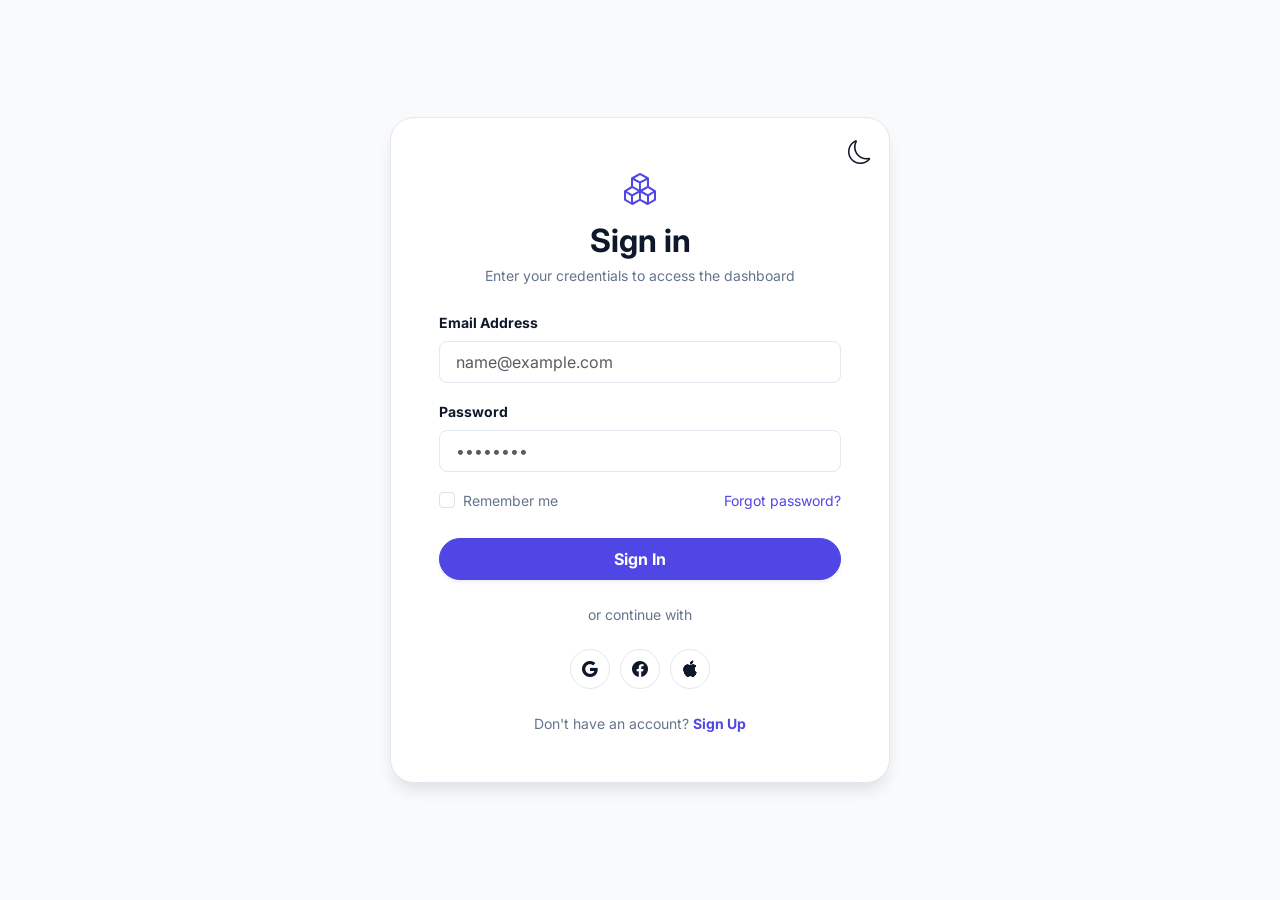
<file: login.html>
<!DOCTYPE html>
<html lang="en" dir="ltr">

<head>
    <meta charset="UTF-8">
    <meta name="viewport" content="width=device-width, initial-scale=1.0">
    <title>Apps - Login / Signup</title>
    <link rel="icon" type="image/png" href="assets/favicon.png">

    <!-- Bootstrap CSS -->
    <link href="https://cdn.jsdelivr.net/npm/bootstrap@5.3.2/dist/css/bootstrap.min.css" rel="stylesheet">
    <!-- Bootstrap Icons -->
    <link href="https://cdn.jsdelivr.net/npm/bootstrap-icons@1.11.1/font/bootstrap-icons.css" rel="stylesheet">
    <!-- Google Fonts -->
    <link href="https://fonts.googleapis.com/css2?family=Inter:wght@400;500;600;700;900&display=swap" rel="stylesheet">

    <!-- Custom CSS -->
    <link rel="stylesheet" href="assets/style.css">
    <script src="assets/theme.js"></script>

    <style>
        body {
            background-color: var(--bg-color);
            display: flex;
            align-items: center;
            justify-content: center;
            min-height: 100vh;
            margin: 0;
            padding: 2rem 0;
            overflow-y: auto;
        }

        .auth-container {
            background-color: var(--card-bg);
            border-radius: var(--radius-lg);
            box-shadow: var(--shadow-lg);
            position: relative;
            overflow: hidden;
            width: 100%;
            max-width: 900px;
            min-height: 550px;
            border: 1px solid var(--border-color);
        }

        .form-container {
            position: absolute;
            top: 0;
            height: 100%;
            transition: all 0.6s ease-in-out;
            padding: 3rem;
            display: flex;
            flex-direction: column;
            justify-content: center;
        }

        .sign-in-container {
            left: 0;
            width: 50%;
            z-index: 2;
        }

        .sign-up-container {
            left: 0;
            width: 50%;
            opacity: 0;
            z-index: 1;
        }

        .auth-container.right-panel-active .sign-in-container {
            transform: translateX(100%);
            opacity: 0;
            z-index: 1;
        }

        .auth-container.right-panel-active .sign-up-container {
            transform: translateX(100%);
            opacity: 1;
            z-index: 5;
            animation: show 0.6s;
        }

        @keyframes show {

            0%,
            49.99% {
                opacity: 0;
                z-index: 1;
            }

            50%,
            100% {
                opacity: 1;
                z-index: 5;
            }
        }

        .overlay-container {
            position: absolute;
            top: 0;
            left: 50%;
            width: 50%;
            height: 100%;
            overflow: hidden;
            transition: transform 0.6s ease-in-out;
            z-index: 100;
        }

        .auth-container.right-panel-active .overlay-container {
            transform: translateX(-100%);
        }

        .overlay {
            background: linear-gradient(135deg, var(--primary) 0%, var(--secondary) 100%);
            background-repeat: no-repeat;
            background-size: cover;
            background-position: 0 0;
            color: #FFFFFF;
            position: relative;
            left: -100%;
            height: 100%;
            width: 200%;
            transform: translateX(0);
            transition: transform 0.6s ease-in-out;
        }

        .auth-container.right-panel-active .overlay {
            transform: translateX(50%);
        }

        .overlay-panel {
            position: absolute;
            display: flex;
            align-items: center;
            justify-content: center;
            flex-direction: column;
            padding: 0 40px;
            text-align: center;
            top: 0;
            height: 100%;
            width: 50%;
            transform: translateX(0);
            transition: transform 0.6s ease-in-out;
        }

        .overlay-left {
            transform: translateX(-20%);
        }

        .auth-container.right-panel-active .overlay-left {
            transform: translateX(0);
        }

        .overlay-right {
            right: 0;
            transform: translateX(0);
        }

        .auth-container.right-panel-active .overlay-right {
            transform: translateX(20%);
        }

        .social-circle {
            border: 1px solid var(--border-color);
            border-radius: 50%;
            display: inline-flex;
            justify-content: center;
            align-items: center;
            margin: 0 5px;
            height: 40px;
            width: 40px;
            text-decoration: none;
            color: var(--text-color);
            transition: var(--transition-speed);
        }

        .social-circle:hover {
            border-color: var(--primary);
            color: var(--primary);
            transform: translateY(-2px);
        }

        /* Mobile Adjustments */
        @media (max-width: 768px) {
            .auth-container {
                min-height: 100vh;
                border-radius: 0;
                border: none;
            }

            .form-container {
                width: 100%;
                padding: 2rem;
            }

            .sign-in-container {
                z-index: 2;
                opacity: 1;
                left: 0;
            }

            .sign-up-container {
                z-index: 1;
                opacity: 0;
                left: 0;
                display: none;
            }

            .overlay-container {
                display: none;
            }

            /* Mobile toggle button logic */
            .mobile-toggle {
                display: block;
                text-align: center;
                margin-top: 1rem;
            }

            /* Custom mobile active states */
            .auth-container.right-panel-active .sign-in-container {
                transform: none;
                display: none;
            }

            .auth-container.right-panel-active .sign-up-container {
                transform: none;
                display: flex;
                opacity: 1;
            }
        }
    </style>
</head>

<body>

    <!-- Back Home btn & Theme toggle -->


    <div class="container d-flex justify-content-center">
        <div class="auth-container d-flex align-items-center justify-content-center position-relative"
            id="authContainer" style="max-width: 500px; min-height: auto; padding: 3rem;">
            <!-- Theme Toggle inside the box -->
            <button class="theme-toggle position-absolute top-0 end-0 m-3 btn btn-link text-body p-0 z-3"
                aria-label="Toggle Theme"><i class="bi bi-sun fs-4"></i></button>

            <!-- Sign In Form Only -->
            <div class="w-100 bg-body">
                <form action="dashboard.html" onsubmit="event.preventDefault(); window.location.href='dashboard.html';">
                    <div class="text-center mb-4">
                        <a href="index.html" class="text-decoration-none">
                            <i class="bi bi-boxes fs-2 text-primary mb-2 d-inline-block"></i>
                        </a>
                        <h2 class="fw-bold text-body mb-1">Sign in</h2>
                        <p class="text-muted small">Enter your credentials to access the dashboard</p>
                    </div>



                    <div class="mb-3">
                        <label class="form-label small fw-bold">Email Address</label>
                        <input type="email" class="form-control rounded-3 py-2" placeholder="name@example.com" required>
                    </div>
                    <div class="mb-3">
                        <label class="form-label small fw-bold">Password</label>
                        <input type="password" class="form-control rounded-3 py-2" placeholder="••••••••" required>
                    </div>

                    <div class="d-flex justify-content-between align-items-center mb-4 w-100">
                        <div class="form-check">
                            <input class="form-check-input" type="checkbox" id="rememberMe">
                            <label class="form-check-label small text-muted" for="rememberMe">Remember me</label>
                        </div>
                        <a href="#" class="small text-primary text-decoration-none">Forgot password?</a>
                    </div>

                    <button class="btn btn-primary rounded-pill w-100 fw-bold py-2 shadow-sm">Sign In</button>

                    <div class="text-center my-4">
                        <p class="text-muted small position-relative mb-0">
                            <span class="bg-body px-2">or continue with</span>
                        </p>
                    </div>

                    <div class="d-flex justify-content-center mb-4">
                        <a href="#" class="social-circle"><i class="bi bi-google"></i></a>
                        <a href="#" class="social-circle"><i class="bi bi-facebook"></i></a>
                        <a href="#" class="social-circle"><i class="bi bi-apple"></i></a>
                    </div>

                    <div class="text-center mt-4">
                        <p class="text-muted small mb-0">Don't have an account? <a href="signup.html"
                                class="text-primary fw-bold text-decoration-none">Sign Up</a></p>
                    </div>
                </form>
            </div>
        </div>
    </div>



    <!-- Bootstrap JS Bundle -->
    <script src="https://cdn.jsdelivr.net/npm/bootstrap@5.3.2/dist/js/bootstrap.bundle.min.js"></script>
</body>

</html>
</file>
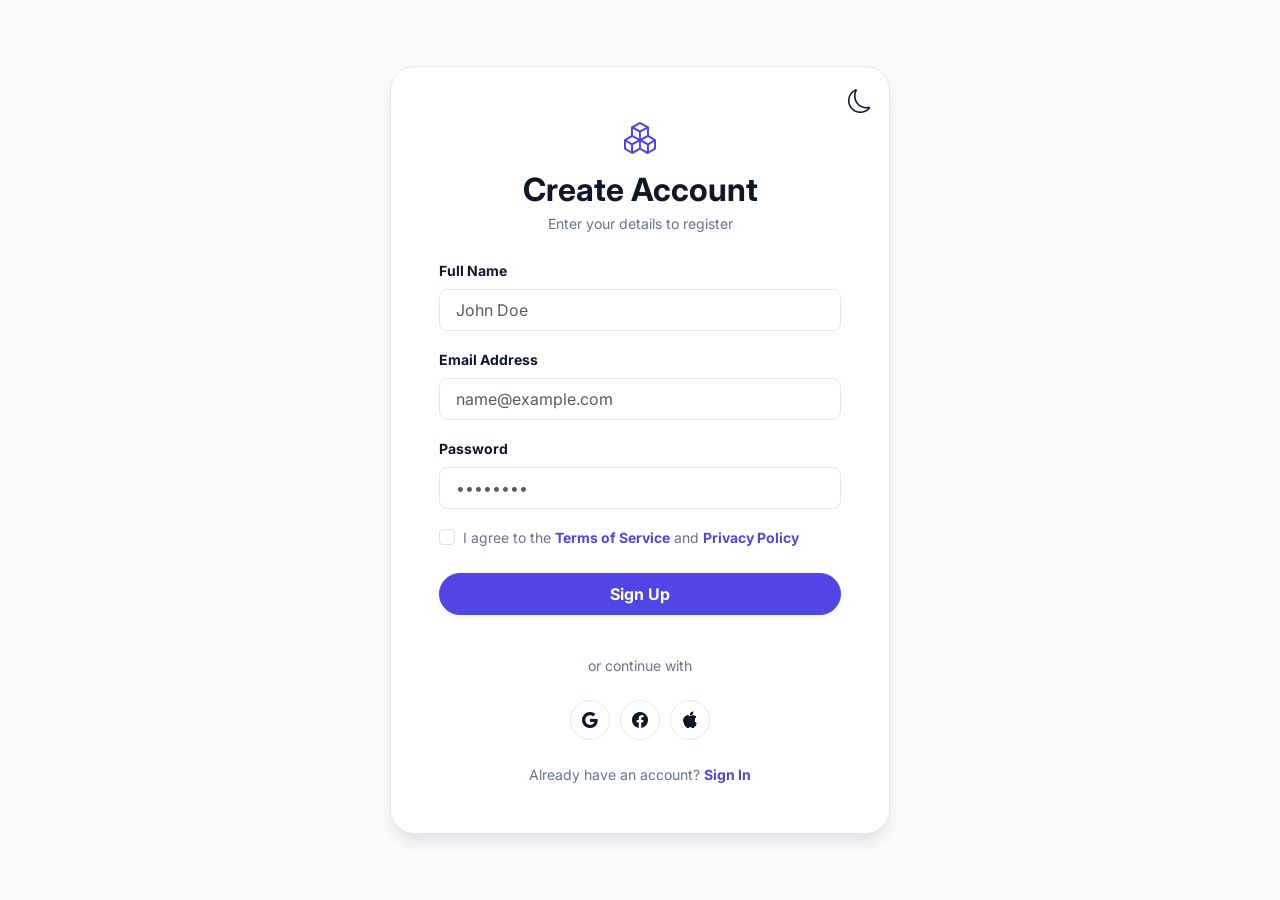
<file: signup.html>
<!DOCTYPE html>
<html lang="en" dir="ltr">

<head>
    <meta charset="UTF-8">
    <meta name="viewport" content="width=device-width, initial-scale=1.0">
    <title>Apps - Sign Up</title>
    <link rel="icon" type="image/png" href="assets/favicon.png">

    <!-- Bootstrap CSS -->
    <link href="https://cdn.jsdelivr.net/npm/bootstrap@5.3.2/dist/css/bootstrap.min.css" rel="stylesheet">
    <!-- Bootstrap Icons -->
    <link href="https://cdn.jsdelivr.net/npm/bootstrap-icons@1.11.1/font/bootstrap-icons.css" rel="stylesheet">
    <!-- Google Fonts -->
    <link href="https://fonts.googleapis.com/css2?family=Inter:wght@400;500;600;700;900&display=swap" rel="stylesheet">

    <!-- Custom CSS -->
    <link rel="stylesheet" href="assets/style.css">
    <script src="assets/theme.js"></script>

    <style>
        body {
            background-color: var(--bg-color);
            display: flex;
            align-items: center;
            justify-content: center;
            min-height: 100vh;
            margin: 0;
            padding: 2rem 0;
            overflow-y: auto;
        }

        .auth-container {
            background-color: var(--card-bg);
            border-radius: var(--radius-lg);
            box-shadow: var(--shadow-lg);
            position: relative;
            overflow: hidden;
            width: 100%;
            max-width: 900px;
            min-height: 550px;
            border: 1px solid var(--border-color);
        }

        .social-circle {
            border: 1px solid var(--border-color);
            border-radius: 50%;
            display: inline-flex;
            justify-content: center;
            align-items: center;
            margin: 0 5px;
            height: 40px;
            width: 40px;
            text-decoration: none;
            color: var(--text-color);
            transition: var(--transition-speed);
        }

        .social-circle:hover {
            border-color: var(--primary);
            color: var(--primary);
            transform: translateY(-2px);
        }
    </style>
</head>

<body>

    <!-- Back Home btn & Theme toggle -->


    <div class="container d-flex justify-content-center">
        <div class="auth-container d-flex align-items-center justify-content-center position-relative"
            id="authContainer" style="max-width: 500px; min-height: auto; padding: 3rem;">
            <!-- Theme Toggle inside the box -->
            <button class="theme-toggle position-absolute top-0 end-0 m-3 btn btn-link text-body p-0 z-3"
                aria-label="Toggle Theme"><i class="bi bi-sun fs-4"></i></button>

            <div class="w-100 bg-body">
                <form action="login.html" onsubmit="event.preventDefault(); window.location.href='login.html';">
                    <div class="text-center mb-4">
                        <a href="index.html" class="text-decoration-none">
                            <i class="bi bi-boxes fs-2 text-primary mb-2 d-inline-block"></i>
                        </a>
                        <h2 class="fw-bold text-body mb-1">Create Account</h2>
                        <p class="text-muted small">Enter your details to register</p>
                    </div>



                    <div class="mb-3">
                        <label class="form-label small fw-bold">Full Name</label>
                        <input type="text" class="form-control rounded-3 py-2" placeholder="John Doe" required>
                    </div>
                    <div class="mb-3">
                        <label class="form-label small fw-bold">Email Address</label>
                        <input type="email" class="form-control rounded-3 py-2" placeholder="name@example.com" required>
                    </div>
                    <div class="mb-3">
                        <label class="form-label small fw-bold">Password</label>
                        <input type="password" class="form-control rounded-3 py-2" placeholder="••••••••" required>
                    </div>

                    <div class="form-check mb-4">
                        <input class="form-check-input" type="checkbox" id="agreeTerms" required>
                        <label class="form-check-label small text-muted" for="agreeTerms">
                            I agree to the <a href="#" class="text-primary text-decoration-none fw-bold">Terms of
                                Service</a> and <a href="#" class="text-primary text-decoration-none fw-bold">Privacy
                                Policy</a>
                        </label>
                    </div>

                    <button class="btn btn-primary rounded-pill w-100 fw-bold py-2 shadow-sm mb-3">Sign Up</button>

                    <div class="text-center my-4">
                        <p class="text-muted small position-relative mb-0">
                            <span class="bg-body px-2">or continue with</span>
                        </p>
                    </div>

                    <div class="d-flex justify-content-center mb-4">
                        <a href="#" class="social-circle"><i class="bi bi-google"></i></a>
                        <a href="#" class="social-circle"><i class="bi bi-facebook"></i></a>
                        <a href="#" class="social-circle"><i class="bi bi-apple"></i></a>
                    </div>

                    <div class="text-center mt-4">
                        <p class="text-muted small mb-0">Already have an account? <a href="login.html"
                                class="text-primary fw-bold text-decoration-none">Sign In</a></p>
                    </div>
                </form>
            </div>
        </div>
    </div>



    <!-- Bootstrap JS Bundle -->
    <script src="https://cdn.jsdelivr.net/npm/bootstrap@5.3.2/dist/js/bootstrap.bundle.min.js"></script>
</body>

</html>
</file>
<file: assets/style.css>
/* ==========================================================================
   App Store Website Theme Variables
   ========================================================================== */
:root {
    /* Core Colors */
    --primary: #4F46E5;
    /* Indigo */
    --primary-hover: #4338ca;
    --secondary: #06B6D4;
    /* Cyan */
    --secondary-hover: #0891b2;
    --tertiary: #F59E0B;
    /* Amber */
    --tertiary-hover: #d97706;

    /* Light Theme (Default) */
    --bg-color: #f8fafc;
    --bg-body: #ffffff;
    --text-color: #0f172a;
    --text-muted: #64748b;
    --border-color: #e2e8f0;
    --card-bg: #ffffff;
    --header-bg: rgba(255, 255, 255, 0.95);
    --footer-bg: #1e293b;
    --footer-text: #f8fafc;

    /* Utilities */
    --font-sans: 'Inter', system-ui, -apple-system, sans-serif;
    --transition-speed: 0.3s;
    --radius-sm: 0.5rem;
    --radius-md: 1rem;
    --radius-lg: 1.5rem;
    --shadow-sm: 0 1px 3px rgba(0, 0, 0, 0.1);
    --shadow-md: 0 4px 6px -1px rgba(0, 0, 0, 0.1);
    --shadow-lg: 0 10px 15px -3px rgba(0, 0, 0, 0.1);
}

/* ==========================================================================
   Dark Theme Override
   ========================================================================== */
body.dark-mode {
    --bg-color: #0f172a;
    --bg-body: #1e293b;
    --text-color: #f8fafc;
    --text-muted: #94a3b8;
    --border-color: #334155;
    --card-bg: #1e293b;
    --header-bg: rgba(15, 23, 42, 0.95);
    --footer-bg: #0b1120;
    --shadow-sm: 0 1px 3px rgba(0, 0, 0, 0.3);
    --shadow-md: 0 4px 6px -1px rgba(0, 0, 0, 0.4);
    --shadow-lg: 0 10px 15px -3px rgba(0, 0, 0, 0.5);
}

/* Dark Mode Form Overrides */
body.dark-mode .form-control,
body.dark-mode .form-select {
    background-color: #0f172a;
    border-color: #334155;
    color: #f8fafc !important;
}

body.dark-mode .form-control::placeholder {
    color: rgba(248, 250, 252, 0.4);
}

/* ==========================================================================
   Global Element Styles
   ========================================================================== */
body {
    background-color: var(--bg-color);
    color: var(--text-color);
    font-family: var(--font-sans);
    transition: background-color var(--transition-speed), color var(--transition-speed);
    -webkit-font-smoothing: antialiased;
}

a {
    color: var(--primary);
    text-decoration: none;
    transition: color var(--transition-speed);
}

a:hover {
    color: var(--primary-hover);
}

.bg-body {
    background-color: var(--bg-body) !important;
}

/* Scrollbar */
::-webkit-scrollbar {
    width: 8px;
}

::-webkit-scrollbar-track {
    background: var(--bg-color);
}

::-webkit-scrollbar-thumb {
    background: var(--text-muted);
    border-radius: 4px;
}

::-webkit-scrollbar-thumb:hover {
    background: var(--primary);
}

/* ==========================================================================
   Typography & Utilities
   ========================================================================== */
.text-primary {
    color: var(--primary) !important;
}

.text-secondary {
    color: var(--secondary) !important;
}

.text-tertiary {
    color: var(--tertiary) !important;
}

.text-body {
    color: var(--text-color) !important;
}

.text-muted {
    color: var(--text-muted) !important;
}

.bg-primary-custom {
    background-color: var(--primary) !important;
}

.bg-secondary-custom {
    background-color: var(--secondary) !important;
}

.bg-tertiary-custom {
    background-color: var(--tertiary) !important;
}

.fw-black {
    font-weight: 900;
}

.tracking-tight {
    letter-spacing: -0.025em;
}

.tracking-wide {
    letter-spacing: 0.05em;
}

.hover-tertiary {
    transition: color var(--transition-speed), opacity var(--transition-speed), transform var(--transition-speed);
    display: inline-block;
}

.hover-tertiary:hover {
    color: var(--tertiary) !important;
    opacity: 1 !important;
    transform: translateY(-3px);
}

.section-padding {
    padding: 5rem 0;
}

.section-bg {
    background-color: var(--bg-color);
}

/* ==========================================================================
   Components
   ========================================================================== */

/* Buttons */
.btn-primary {
    background-color: var(--primary);
    border-color: var(--primary);
    color: white;
    font-weight: 600;
    transition: all var(--transition-speed);
}

.btn-primary:hover,
.btn-primary:focus {
    background-color: var(--primary-hover);
    border-color: var(--primary-hover);
    color: white;
    transform: translateY(-2px);
    box-shadow: 0 4px 12px rgba(79, 70, 229, 0.3);
}

.btn-outline-primary {
    color: var(--primary);
    border-color: var(--primary);
    font-weight: 600;
    transition: all var(--transition-speed);
}

.btn-outline-primary:hover {
    background-color: var(--primary);
    color: white;
    transform: translateY(-2px);
}

.btn-secondary {
    background-color: var(--tertiary);
    border-color: var(--tertiary);
    color: white;
    font-weight: 600;
}

.btn-secondary:hover {
    background-color: var(--tertiary-hover);
    border-color: var(--tertiary-hover);
}

/* Header & Navbar */
.navbar {
    background-color: var(--header-bg);
    backdrop-filter: blur(10px);
    border-bottom: 1px solid var(--border-color);
    padding: 1rem 0;
    transition: var(--transition-speed);
}

.nav-link {
    color: var(--text-color) !important;
    font-weight: 500;
    opacity: 0.8;
    margin: 0 0.5rem;
    transition: var(--transition-speed);
}

.nav-link:hover,
.nav-link.active {
    opacity: 1;
    color: var(--primary) !important;
}

/* Dropdown Customization */
.dropdown-menu {
    background-color: var(--header-bg);
    backdrop-filter: blur(10px);
    border: 1px solid var(--border-color);
    border-radius: var(--radius-md);
    padding: 0.5rem;
    box-shadow: var(--shadow-md);
}

.dropdown-item {
    color: var(--text-color) !important;
    font-weight: 500;
    padding: 0.6rem 1rem;
    border-radius: var(--radius-sm);
    transition: all var(--transition-speed);
}

.dropdown-item:hover {
    background-color: rgba(79, 70, 229, 0.1);
    color: var(--primary) !important;
    transform: translateX(4px);
}

/* Cards */
.card-custom {
    background-color: var(--card-bg);
    border: 1px solid var(--border-color);
    border-radius: var(--radius-md);
    box-shadow: var(--shadow-sm);
    transition: all var(--transition-speed);
    overflow: hidden;
}

.card-custom:hover {
    transform: translateY(-5px);
    box-shadow: var(--shadow-lg);
}

/* App Icons inside Cards */
.app-icon-img {
    width: 72px;
    height: 72px;
    border-radius: var(--radius-sm);
    object-fit: cover;
    box-shadow: var(--shadow-sm);
}

/* Form Controls */
.form-control,
.form-select {
    background-color: var(--bg-body);
    border: 1px solid var(--border-color);
    color: var(--text-color);
    padding: 0.75rem 1rem;
}

.form-control:focus,
.form-select:focus {
    background-color: var(--bg-body);
    border-color: var(--primary);
    box-shadow: 0 0 0 0.25rem rgba(79, 70, 229, 0.25);
    color: var(--text-color);
}

/* Footer Newsletter Form Alignment */
.footer form .form-control,
.footer form .btn {
    height: 3.125rem;
    /* ~50px */
}

/* Footer */
.footer {
    background-color: var(--footer-bg);
    color: var(--footer-text);
    padding-top: 5rem;
}

.footer-heading {
    color: white;
    font-weight: 700;
    margin-bottom: 1.5rem;
}

.footer-link {
    color: rgba(255, 255, 255, 0.7);
    text-decoration: none;
    display: block;
    margin-bottom: 0.75rem;
    transition: var(--transition-speed);
}

.footer-link:hover {
    color: var(--secondary);
    padding-left: 5px;
}

/* Back to Top Button */
#backToTop {
    position: fixed;
    bottom: 2rem;
    right: 2rem;
    width: 45px;
    height: 45px;
    border-radius: 50%;
    background-color: var(--primary);
    color: white;
    border: none;
    font-size: 1.25rem;
    display: none;
    align-items: center;
    justify-content: center;
    cursor: pointer;
    box-shadow: var(--shadow-md);
    z-index: 1000;
    transition: var(--transition-speed);
}

#backToTop:hover {
    background-color: var(--primary-hover);
    transform: translateY(-3px);
    box-shadow: var(--shadow-lg);
}

/* Offcanvas for Mobile */
.offcanvas {
    background-color: var(--bg-body);
    border-left: 1px solid var(--border-color);
}

.offcanvas-header {
    border-bottom: 1px solid var(--border-color);
}

.offcanvas .btn-close {
    filter: invert(var(--close-btn-invert, 0));
}

body.dark-mode .offcanvas .btn-close {
    --close-btn-invert: 1;
}

/* Badge specific styling */
.badge-app {
    font-weight: 500;
    padding: 0.35em 0.65em;
    background-color: rgba(6, 182, 212, 0.1);
    color: var(--secondary);
}

/* Avatar group */
.avatar-group {
    display: flex;
}

.avatar-group img {
    width: 40px;
    height: 40px;
    border-radius: 50%;
    border: 2px solid var(--bg-body);
    margin-right: -10px;
}

.avatar-group img:last-child {
    margin-right: 0;
}

/* Icon Box */
.icon-box {
    display: inline-flex;
    align-items: center;
    justify-content: center;
    width: 60px;
    height: 60px;
    border-radius: 1rem;
    font-size: 1.75rem;
    margin-bottom: 1.5rem;
}

.icon-box-primary {
    background-color: rgba(79, 70, 229, 0.1);
    color: var(--primary);
}

/* Premium Category Card */
.card-category-premium {
    background: linear-gradient(135deg, #4f46e5 0%, #06b6d4 100%) !important;
    border: none !important;
    transition: all 0.4s cubic-bezier(0.4, 0, 0.2, 1) !important;
    position: relative;
    overflow: hidden;
    z-index: 1;
}

.card-category-premium::before {
    content: '';
    position: absolute;
    top: 0;
    left: 0;
    width: 100%;
    height: 100%;
    background: linear-gradient(135deg, rgba(255, 255, 255, 0.1) 0%, rgba(255, 255, 255, 0) 100%);
    z-index: -1;
}

.card-category-premium:hover {
    transform: translateY(-8px) scale(1.02) !important;
    box-shadow: 0 20px 40px rgba(79, 70, 229, 0.3) !important;
}

.card-category-premium i,
.card-category-premium h5,
.card-category-premium p {
    color: #ffffff !important;
}


.card-category-premium p {
    opacity: 0.9;
}

/* Microsoft Store Style Components */
.hero-spotlight {
    position: relative;
    border-radius: 1.5rem;
    overflow: hidden;
    background: var(--card-bg);
    border: 1px solid var(--border-color);
    margin-bottom: 3rem;
    transition: transform 0.3s ease;
}

.hero-spotlight:hover {
    transform: scale(1.005);
}

.hero-content {
    padding: 3.5rem;
    z-index: 2;
    position: relative;
    max-width: 60%;
    background: linear-gradient(90deg, var(--bg-body) 0%, rgba(var(--bg-body-rgb), 0.8) 70%, transparent 100%);
}

.hero-bg-img {
    position: absolute;
    top: 0;
    right: 0;
    width: 70%;
    height: 100%;
    object-fit: cover;
    z-index: 1;
    mask-image: linear-gradient(to left, black 60%, transparent 100%);
    -webkit-mask-image: linear-gradient(to left, black 60%, transparent 100%);
}

.app-list-item {
    display: flex;
    align-items: center;
    gap: 1rem;
    padding: 1rem;
    border-radius: 1rem;
    transition: background 0.2s ease;
    text-decoration: none;
    color: inherit;
    border: 1px solid transparent;
}

.app-list-item:hover {
    background: rgba(var(--primary-rgb, 79, 70, 229), 0.05);
    border-color: var(--border-color);
    color: inherit;
}

.app-list-icon {
    width: 56px;
    height: 56px;
    border-radius: 0.75rem;
    object-fit: cover;
    box-shadow: 0 4px 12px rgba(0, 0, 0, 0.1);
}

.section-title-sm {
    font-size: 1.25rem;
    font-weight: 700;
    margin-bottom: 1.5rem;
    display: flex;
    align-items: center;
    gap: 0.5rem;
}

.price-tag {
    font-weight: 600;
    color: var(--primary);
}

.scroll-container {
    display: flex;
    overflow-x: auto;
    gap: 1.5rem;
    padding: 0.5rem 0.5rem 1.5rem 0.5rem;
    scrollbar-width: none;
    margin-left: -0.5rem;
    margin-right: -0.5rem;
}

.scroll-container::-webkit-scrollbar {
    display: none;
}

.scroll-item {
    flex: 0 0 280px;
}

@media (max-width: 991px) {
    .hero-content {
        max-width: 100%;
        background: linear-gradient(180deg, rgba(var(--bg-body-rgb), 0.9) 0%, var(--bg-body) 100%);
        padding: 2.5rem;
    }

    .hero-bg-img {
        width: 100%;
        opacity: 0.3;
        mask-image: none;
    }
}

/* Confirmation Modal */
.app-modal-overlay {
    position: fixed;
    top: 0;
    left: 0;
    width: 100%;
    height: 100%;
    background: rgba(0, 0, 0, 0.4);
    backdrop-filter: blur(15px);
    -webkit-backdrop-filter: blur(15px);
    display: flex;
    align-items: center;
    justify-content: center;
    z-index: 10000;
    opacity: 0;
    visibility: hidden;
    transition: all 0.4s cubic-bezier(0.16, 1, 0.3, 1);
}

.app-modal-overlay.active {
    opacity: 1;
    visibility: visible;
}

.app-modal-card {
    background: rgba(255, 255, 255, 0.08);
    backdrop-filter: blur(30px);
    border: 1px solid rgba(255, 255, 255, 0.15);
    border-radius: 1.5rem;
    padding: 2rem;
    max-width: 420px;
    width: 90%;
    text-align: center;
    transform: translateY(20px) scale(0.95);
    transition: all 0.5s cubic-bezier(0.34, 1.56, 0.64, 1);
    box-shadow: 0 30px 60px -12px rgba(0, 0, 0, 0.6);
}

.app-modal-overlay.active .app-modal-card {
    transform: translateY(0) scale(1);
}

.dark-mode .app-modal-card {
    background: rgba(15, 23, 42, 0.6);
}

.app-modal-title {
    font-size: 1.25rem;
    font-weight: 700;
    margin-bottom: 1.25rem;
    color: white;
    letter-spacing: -0.01em;
    text-transform: lowercase;
}

.app-modal-btns {
    display: flex;
    gap: 1rem;
    justify-content: center;
}

.app-modal-btn {
    padding: 0.6rem 1.8rem;
    border-radius: 50px;
    font-weight: 600;
    font-size: 0.9rem;
    border: none;
    transition: all 0.3s ease;
    cursor: pointer;
}

.app-modal-btn-yes {
    background: linear-gradient(135deg, var(--primary) 0%, var(--secondary) 100%);
    color: white;
    box-shadow: 0 8px 15px -3px rgba(79, 70, 229, 0.3);
}

.app-modal-btn-yes:hover {
    background: var(--primary-hover);
    transform: translateY(-2px);
    box-shadow: 0 15px 20px -5px rgba(79, 70, 229, 0.4);
}

.app-modal-btn-no {
    background: rgba(255, 255, 255, 0.1);
    color: white;
    border: 1px solid rgba(255, 255, 255, 0.1);
}

.app-modal-btn-no:hover {
    background: rgba(255, 255, 255, 0.2);
    transform: translateY(-2px);
}
</file>
